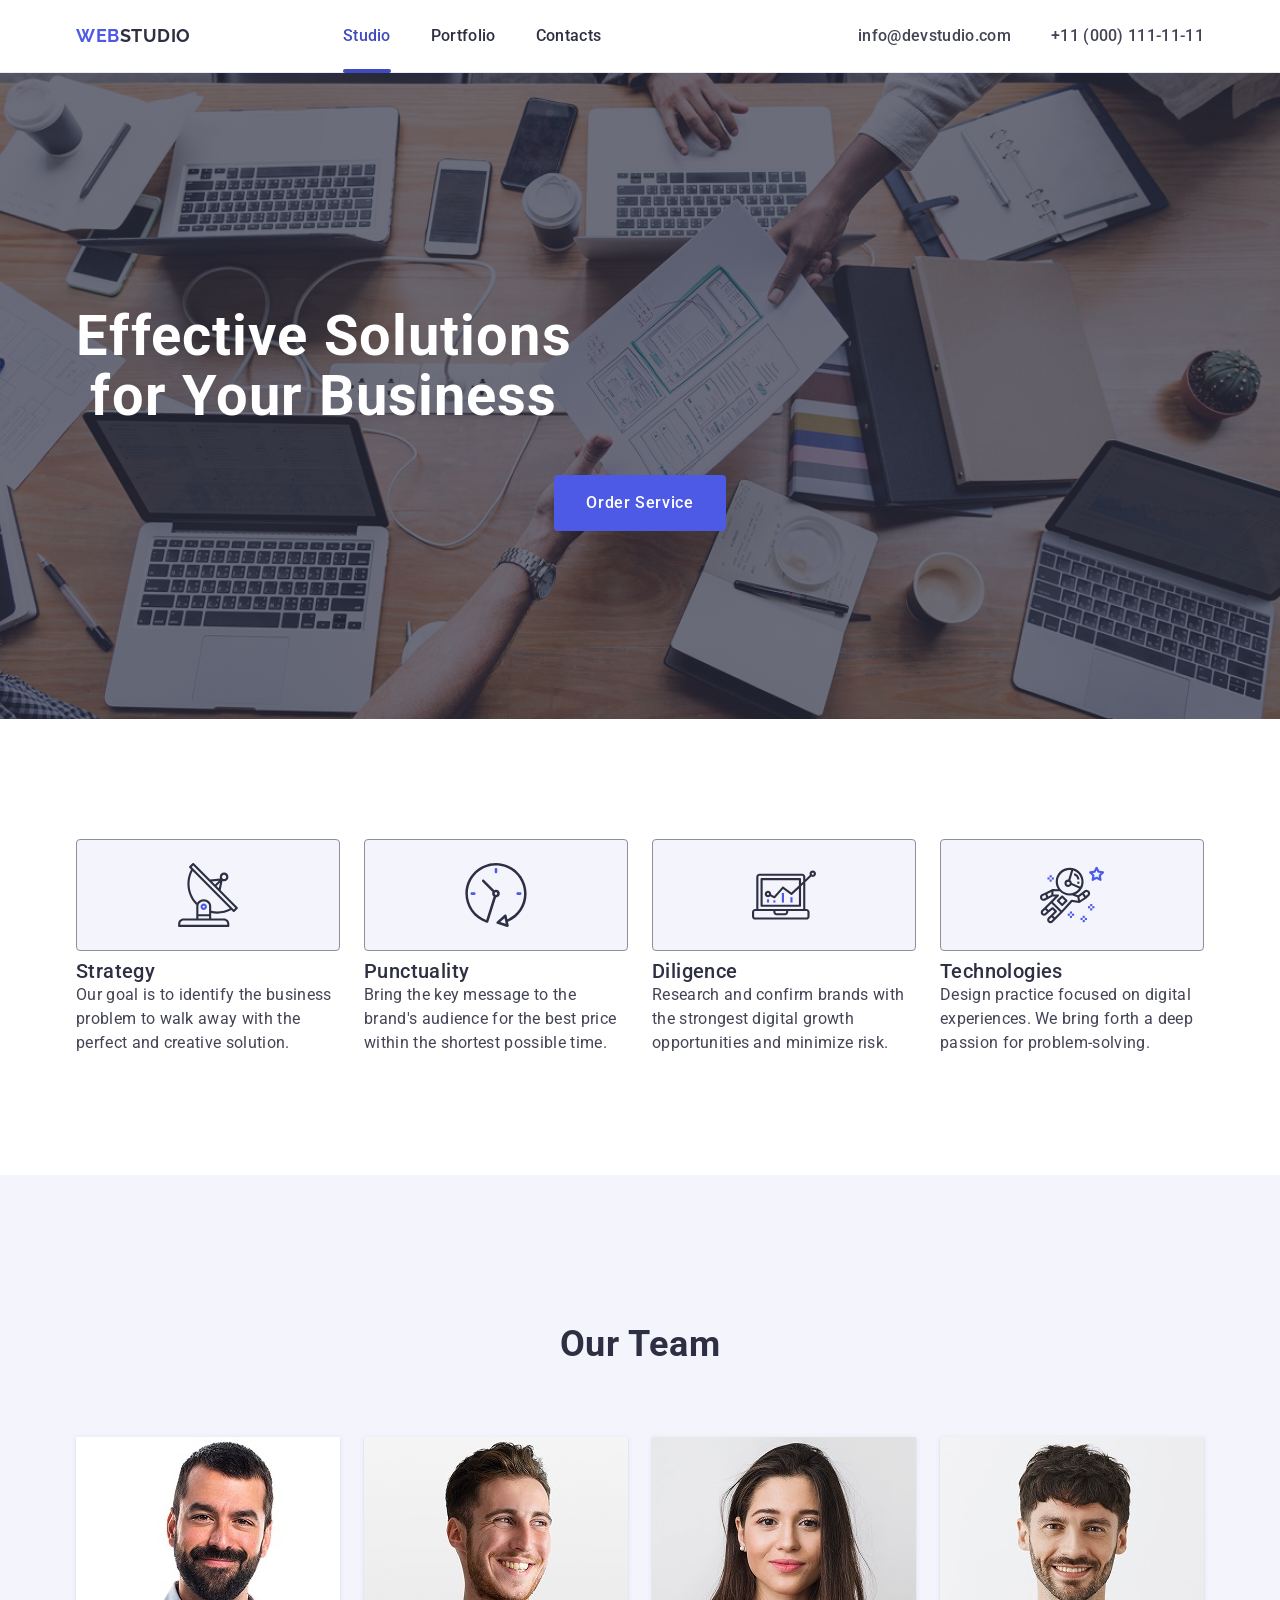
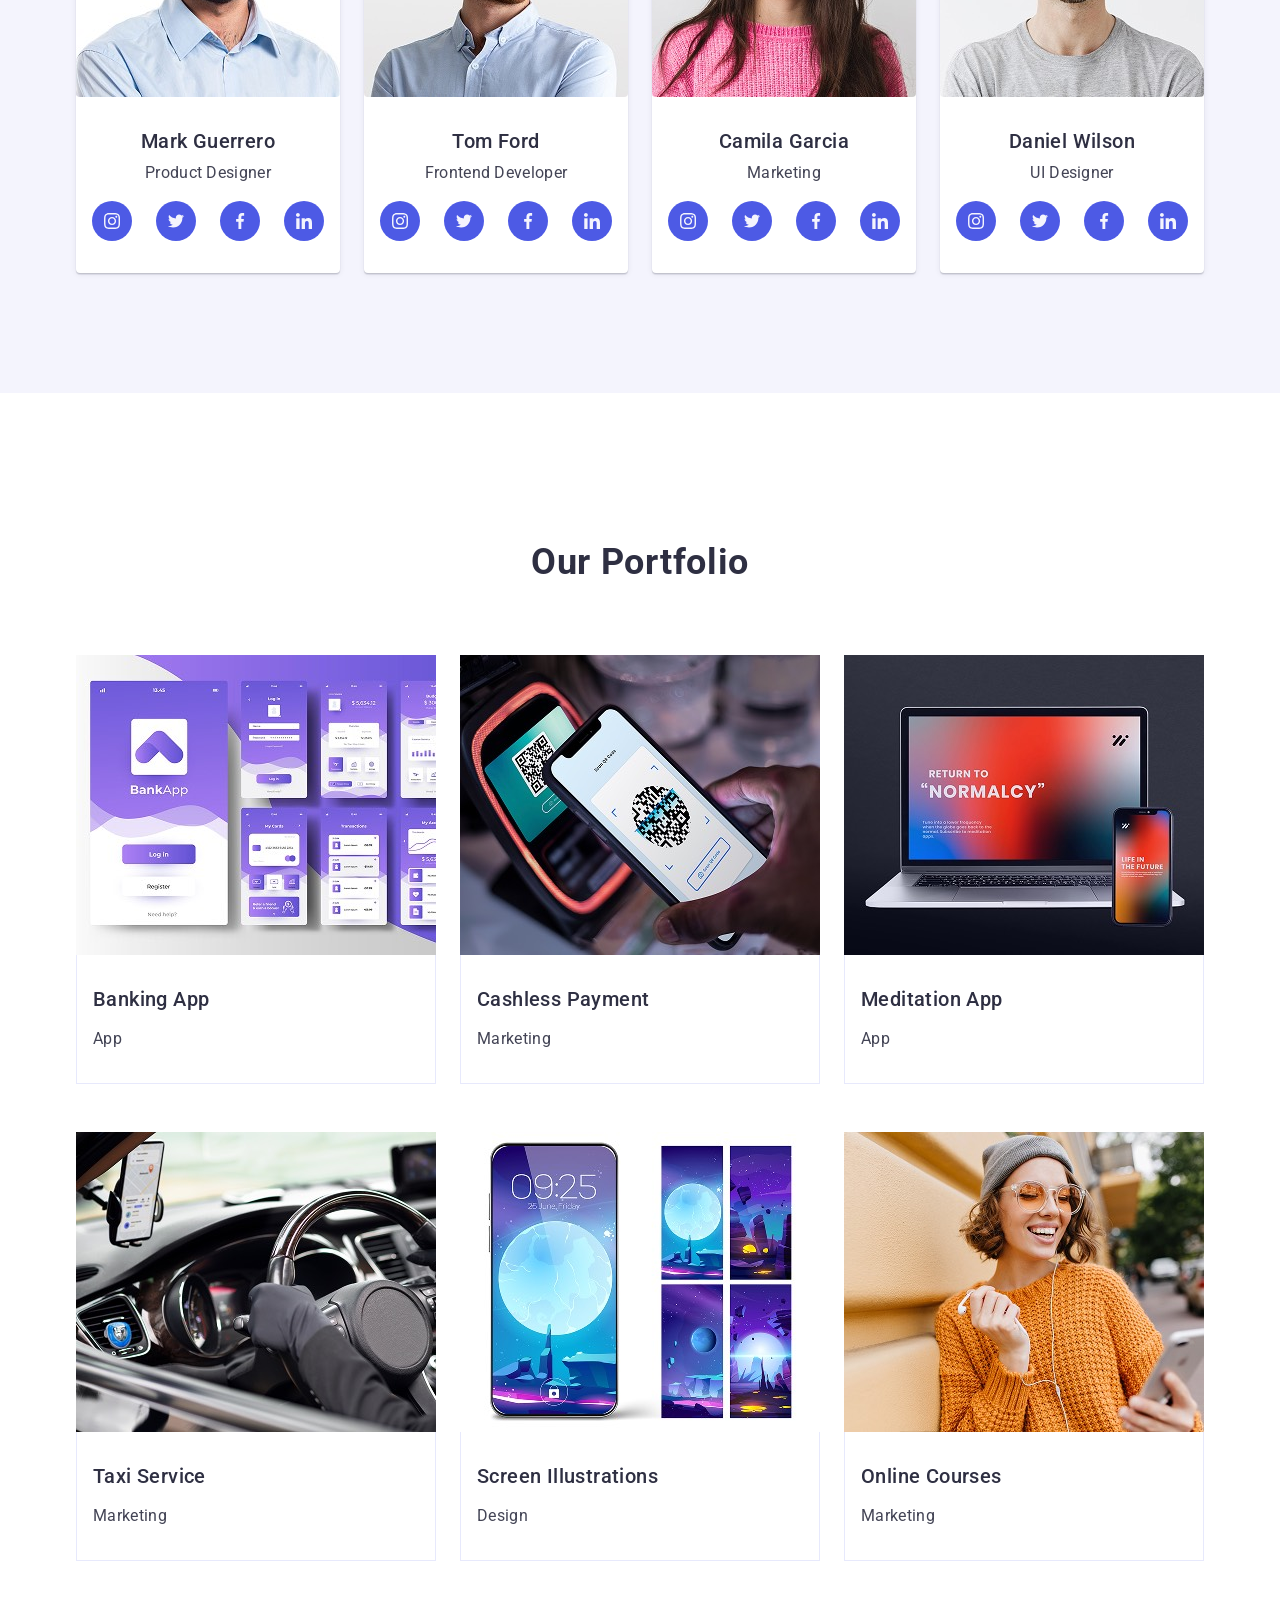
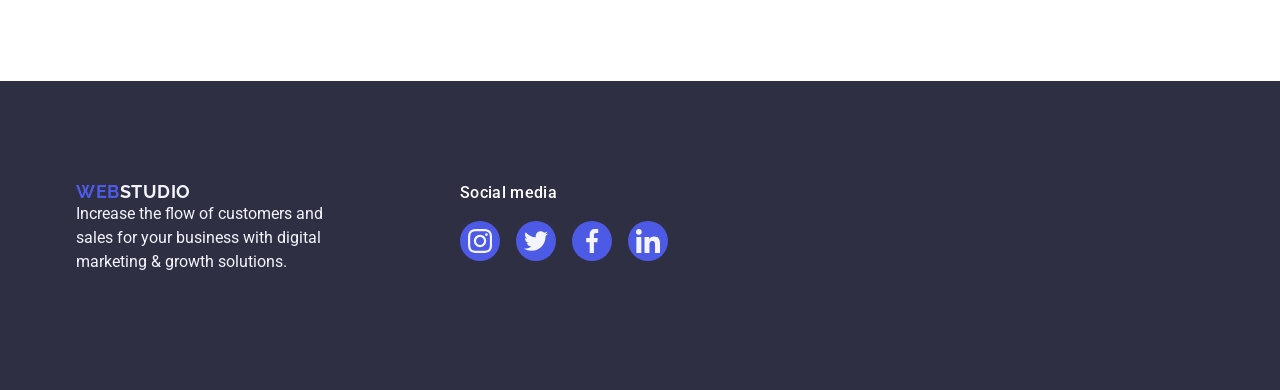
<file: index.html>
<!DOCTYPE html>
<html lang="en">

<head>
    <meta charset="UTF-8">
    <meta name="viewport" content="width=device-width, initial-scale=1.0">
    <title>Web Studio</title>
    <link rel="preconnect" href="https://fonts.googleapis.com">
    <link rel="preconnect" href="https://fonts.gstatic.com" crossorigin>
    <link href="https://fonts.googleapis.com/css2?family=Raleway:wght@700&family=Roboto:wght@400;500;700&display=swap"
        rel="stylesheet">
    <link rel="stylesheet"
        href="https://cdnjs.cloudflare.com/ajax/libs/modern-normalize/2.0.0/modern-normalize.min.css" />
    <link rel="stylesheet" href="./css/styles.css">
</head>

<body>

    <header class="header">
        <div class="container">
            <nav class="nav">
                <a href="./index.html" class="logo">Web<span class="logo-span-dark">Studio</span></a>
                <ul class="nav-list">
                    <li><a href="./index.html" class="nav-link current">Studio</a></li>
                    <li><a href="#" class="nav-link">Portfolio</a></li>
                    <li><a href="#" class="nav-link">Contacts</a></li>
                </ul>
            </nav>
            <address class="contacts">
                <ul class="contacts-list">
                    <li><a href="mailto:info@devstudio.com" class="contacts-link">info@devstudio.com</a></li>
                    <li><a href="tel:+110001111111" class="contacts-link">+11 (000) 111-11-11</a></li>
                </ul>
            </address>
        </div>
    </header>

    <main>
        <!-- HERO -->
        <section class="hero">
            <div class="container">
                <h1 class="hero-title">Effective Solutions<br>for Your Business</h1>
                <button type="button" class="hero-button">Order Service</button>
            </div>
        </section>

        <!-- FEATURES -->
        <section class="features section">
            <div class="container">
                <h2 class="visually-hidden">Features</h2>
                <ul class="features-list">
                    <li class="features-item">
                        <div class="features-icon-box">
                            <svg class="features-icon" width="64" height="64">
                                <use href="./images/icons.svg#icon-antenna"></use>
                            </svg>
                        </div>
                    
                        <h3 class="feature-title">Strategy</h3>
                        <p class="feature-text">
                            Our goal is to identify the business problem to walk away with the perfect
                            and creative solution.
                        </p>
                    </li>
                    <li class="features-item">
                        <div class="features-icon-box">
                            <svg class="features-icon" width="64" height="64">
                                <use href="./images/icons.svg#icon-clock"></use>
                            </svg>
                        </div>
                        <h3 class="feature-title">Punctuality</h3>
                        <p class="feature-text">Bring the key message to the brand's audience for the best price within
                            the
                            shortest possible time.</p>
                    </li>
                    <li class="features-item">
                        <div class="features-icon-box">
                            <svg class="features-icon" width="64" height="64">
                                <use href="./images/icons.svg#icon-diagram"></use>
                            </svg>
                        </div>
                        <h3 class="feature-title">Diligence</h3>
                        <p class="feature-text">Research and confirm brands with the strongest digital growth
                            opportunities
                            and minimize risk.</p>
                    </li>
                    <li class="features-item">
                        <div class="features-icon-box">
                            <svg class="features-icon" width="64" height="64">
                                <use href="./images/icons.svg#icon-astronaut"></use>
                            </svg>
                        </div>
                        <h3 class="feature-title">Technologies</h3>
                        <p class="feature-text">Design practice focused on digital experiences. We bring forth a deep
                            passion for problem-solving.</p>
                    </li>
                </ul>
            </div>
        </section>

        <!-- TEAM -->
    <section class="team section">
        <div class="container">
            <h2 class="section-title">Our Team</h2>
    
            <ul class="team-list">
                <!-- 1 -->
                <li class="team-item">
                    <img src="./images/img.jpg1.jpg" alt="Mark Guerrero" width="264" class="team-image">
    
                    <div class="team-card-content">
                        <h3 class="feature-title">Mark Guerrero</h3>
                        <p class="feature-text">Product Designer</p>
    
                        <ul class="team-social">
                            <li class="team-social-item">
                                <a href="#" class="social-link">
                                    <svg width="16" height="16" class="social-icon">
                                        <use href="./images/icons.svg#icon-instagram"></use>
                                    </svg>
                                </a>
                            </li>
                            <li class="team-social-item">
                                <a href="#" class="social-link">
                                    <svg width="16" height="16" class="social-icon">
                                        <use href="./images/icons.svg#icon-twitter"></use>
                                    </svg>
                                </a>
                            </li>
                            <li class="team-social-item">
                                <a href="#" class="social-link">
                                    <svg width="16" height="16" class="social-icon">
                                        <use href="./images/icons.svg#icon-facebook"></use>
                                    </svg>
                                </a>
                            </li>
                            <li class="team-social-item">
                                <a href="#" class="social-link">
                                    <svg width="16" height="16" class="social-icon">
                                        <use href="./images/icons.svg#icon-linkedin"></use>
                                    </svg>
                                </a>
                            </li>
                        </ul>
                    </div>
                </li>
    
                <!-- 2 -->
                <li class="team-item">
                    <img src="./images/img.jpg2.jpg" alt="Tom Ford" width="264" class="team-image">
    
                    <div class="team-card-content">
                        <h3 class="feature-title">Tom Ford</h3>
                        <p class="feature-text">Frontend Developer</p>
    
                        <ul class="team-social">
                            <li class="team-social-item">
                                <a href="#" class="social-link">
                                    <svg width="16" height="16" class="social-icon">
                                        <use href="./images/icons.svg#icon-instagram"></use>
                                    </svg>
                                </a>
                            </li>
                            <li class="team-social-item">
                                <a href="#" class="social-link">
                                    <svg width="16" height="16" class="social-icon">
                                        <use href="./images/icons.svg#icon-twitter"></use>
                                    </svg>
                                </a>
                            </li>
                            <li class="team-social-item">
                                <a href="#" class="social-link">
                                    <svg width="16" height="16" class="social-icon">
                                        <use href="./images/icons.svg#icon-facebook"></use>
                                    </svg>
                                </a>
                            </li>
                            <li class="team-social-item">
                                <a href="#" class="social-link">
                                    <svg width="16" height="16" class="social-icon">
                                        <use href="./images/icons.svg#icon-linkedin"></use>
                                    </svg>
                                </a>
                            </li>
                        </ul>
                    </div>
                </li>
    
                <!-- 3 -->
                <li class="team-item">
                    <img src="./images/img.jpg3.jpg" alt="Camila Garcia" width="264" class="team-image">
    
                    <div class="team-card-content">
                        <h3 class="feature-title">Camila Garcia</h3>
                        <p class="feature-text">Marketing</p>
    
                        <ul class="team-social">
                            <li class="team-social-item">
                                <a href="#" class="social-link">
                                    <svg width="16" height="16" class="social-icon">
                                        <use href="./images/icons.svg#icon-instagram"></use>
                                    </svg>
                                </a>
                            </li>
                            <li class="team-social-item">
                                <a href="#" class="social-link">
                                    <svg width="16" height="16" class="social-icon">
                                        <use href="./images/icons.svg#icon-twitter"></use>
                                    </svg>
                                </a>
                            </li>
                            <li class="team-social-item">
                                <a href="#" class="social-link">
                                    <svg width="16" height="16" class="social-icon">
                                        <use href="./images/icons.svg#icon-facebook"></use>
                                    </svg>
                                </a>
                            </li>
                            <li class="team-social-item">
                                <a href="#" class="social-link">
                                    <svg width="16" height="16" class="social-icon">
                                        <use href="./images/icons.svg#icon-linkedin"></use>
                                    </svg>
                                </a>
                            </li>
                        </ul>
                    </div>
                </li>
    
                <!-- 4 -->
                <li class="team-item">
                    <img src="./images/img.jpg4.jpg" alt="Daniel Wilson" width="264" class="team-image">
    
                    <div class="team-card-content">
                        <h3 class="feature-title">Daniel Wilson</h3>
                        <p class="feature-text">UI Designer</p>
    
                        <ul class="team-social">
                            <li class="team-social-item">
                                <a href="#" class="social-link">
                                    <svg width="16" height="16" class="social-icon">
                                        <use href="./images/icons.svg#icon-instagram"></use>
                                    </svg>
                                </a>
                            </li>
                            <li class="team-social-item">
                                <a href="#" class="social-link">
                                    <svg width="16" height="16" class="social-icon">
                                        <use href="./images/icons.svg#icon-twitter"></use>
                                    </svg>
                                </a>
                            </li>
                            <li class="team-social-item">
                                <a href="#" class="social-link">
                                    <svg width="16" height="16" class="social-icon">
                                        <use href="./images/icons.svg#icon-facebook"></use>
                                    </svg>
                                </a>
                            </li>
                            <li class="team-social-item">
                                <a href="#" class="social-link">
                                    <svg width="16" height="16" class="social-icon">
                                        <use href="./images/icons.svg#icon-linkedin"></use>
                                    </svg>
                                </a>
                            </li>
                        </ul>
                    </div>
                </li>
    
            </ul>
        </div>
    </section>



        <!-- PORTFOLIO -->
        <section class="portfolio section">
            <div class="container">
                <h2 class="section-title">Our Portfolio</h2>
                <ul class="portfolio-list">
                    
                    <li class="portfolio-item">
                        <div class="portfolio-wrapper">
                            <img src="./images/portfolio1.jpg" alt="Banking App" width="360" height="300">
                            
                                <p class="overlay">
                                    14 Stylish and User-Friendly App Design Concepts · Task Manager App · Calorie Tracker App · Exotic Fruit
                                    Ecommerce App · Cloud Storage App
                                </p>
                            </div>
                        <div class="portfolio-card-content">
                            <h3 class="feature-title">Banking App</h3>
                            <p class="feature-text">App</p>
                        </div>
                    </li>

                    
                    <li class="portfolio-item">
                        <div class="portfolio-wrapper">
                            <img src="./images/portfolio2.jpg" alt="Cashless Payment" width="360" height="300">
                            <p class="overlay">
                                14 Stylish and User-Friendly App Design Concepts · Task Manager App · Calorie Tracker App · Exotic Fruit
                                Ecommerce App · Cloud Storage App
                            </p>
                            </div>
                        <div class="portfolio-card-content">
                            <h3 class="feature-title">Cashless Payment</h3>
                            <p class="feature-text">Marketing</p>
                        </div>
                    </li>

                    <li class="portfolio-item">
                        <div class="portfolio-wrapper">
                            <img src="./images/portfolio3.jpg" alt="Meditation App" width="360" height="300">
                            <p class="overlay">
                                14 Stylish and User-Friendly App Design Concepts · Task Manager App · Calorie Tracker App · Exotic Fruit
                                Ecommerce App · Cloud Storage App
                            </p>
                            </div>
                        <div class="portfolio-card-content">
                            <h3 class="feature-title">Meditation App</h3>
                            <p class="feature-text">App</p>
                        </div>
                    </li>


                    <li class="portfolio-item">
                        <div class="portfolio-wrapper">
                            <img src="./images/portfolio4.jpg" alt="Taxi Service" width="360" height="300">
                            <p class="overlay">
                                    14 Stylish and User-Friendly App Design Concepts · Task Manager App · Calorie Tracker App · Exotic Fruit
                                    Ecommerce App · Cloud Storage App
                                </p>
                            </div>
                        <div class="portfolio-card-content">
                            <h3 class="feature-title">Taxi Service</h3>
                            <p class="feature-text">Marketing</p>
                        </div>
                    </li>
                    
                    <li class="portfolio-item">
                        <div class="portfolio-wrapper">
                            <img src="./images/portfolio5.jpg" alt="Screen Illustrations" width="360" height="300">
                            <p class="overlay">
                                    14 Stylish and User-Friendly App Design Concepts · Task Manager App · Calorie Tracker App · Exotic Fruit
                                    Ecommerce App · Cloud Storage App
                                </p>
                            </div>
                        <div class="portfolio-card-content">
                            <h3 class="feature-title">Screen Illustrations</h3>
                            <p class="feature-text">Design</p>
                        </div>
                    </li>

                    <li class="portfolio-item">
                        <div class="portfolio-wrapper">
                            <img src="./images/portfolio6.jpg" alt="Online Courses" width="360" height="300">
                            <p class="overlay">
                                14 Stylish and User-Friendly App Design Concepts · Task Manager App · Calorie Tracker App · Exotic Fruit
                                Ecommerce App · Cloud Storage App
                            </p>
                            </div>
                        <div class="portfolio-card-content">
                            <h3 class="feature-title">Online Courses</h3>
                            <p class="feature-text">Marketing</p>
                        </div>
                    </li>
                </ul>
            </div>
        </section>
    </main>

<footer class="footer">
    <div class="container footer-container"> <!-- Left block -->
        <div class="footer-left"> <a href="./index.html" class="footer-logo"> Web<span
                    class="footer-logo-span">Studio</span> </a>
            <p class="footer-text"> Increase the flow of customers and sales for your business with digital marketing &
                growth solutions. </p>
        </div> <!-- Right block -->
        <div class="footer-right">
            <p class="footer-social-title">Social media</p>
            <ul class="footer-social-list">
                <li class="footer-social-item"> <a href="#" class="footer-social-link"> <svg class="footer-social-icon"
                            width="24" height="24">
                            <use href="./images/icons.svg#icon-instagram"></use>
                        </svg> </a> </li>
                <li class="footer-social-item"> <a href="#" class="footer-social-link"> <svg class="footer-social-icon"
                            width="24" height="24">
                            <use href="./images/icons.svg#icon-twitter"></use>
                        </svg> </a> </li>
                <li class="footer-social-item"> <a href="#" class="footer-social-link"> <svg class="footer-social-icon"
                            width="24" height="24">
                            <use href="./images/icons.svg#icon-facebook"></use>
                        </svg> </a> </li>
                <li class="footer-social-item"> <a href="#" class="footer-social-link"> <svg class="footer-social-icon"
                            width="24" height="24">
                            <use href="./images/icons.svg#icon-linkedin"></use>
                        </svg> </a> </li>
            </ul>
        </div>
    </div>
</footer>

</body>

</html>
</file>
<file: css/styles.css>
body {
    font-family: "Roboto", sans-serif;
    color: #434455;
    background-color: #ffffff;
}
p{
    margin: 0;
}

img {
    display: block;
}

/* ПАТТЕРН ДЛЯ ПРИХОВАННЯ */
.visually-hidden {
    position: absolute;
    width: 1px;
    height: 1px;
    margin: -1px;
    border: 0;
    padding: 0;
    white-space: nowrap;
    clip: rect(0 0 0 0);
    clip-path: inset(100%);
    overflow: hidden;
}

/* CONTAINER */
.container {
    max-width: 1158px;
    padding-left: 15px;
    padding-right: 15px;
    margin-left: auto;
    margin-right: auto;
}

/* HEADER */
.header {
    background-color: #ffffff;
    border-bottom: 1px solid #e7e9fc;
    box-shadow: 0 2px 1px 0 rgba(46, 47, 66, 0.08), 0 1px 1px 0 rgba(46, 47, 66, 0.16), 0 1px 6px 0 rgba(46, 47, 66, 0.08);
}

.header .container {
    display: flex;
    align-items: center;
}

.header .logo {
    margin-right: 76px;
}

/* Лого з меню */
.nav {
    display: flex;
    align-items: center;
    gap: 76px;
}

/* Меню */
.nav-list {
    display: flex;
    gap: 40px;
    list-style: none;
    margin: 0;
    padding: 0;
}

/* Контакти праворуч */
.contacts {
    margin-left: auto;
}

.contacts-list {
    display: flex;
    gap: 40px;
    list-style: none;
    margin: 0;
    padding: 0;
}

/* Посилання */
.nav-link,
.contacts-link {
    display: inline-block;
    padding: 24px 0;
    font-weight: 500;
    font-size: 16px;
    color: #2e2f42;
}

.contacts-link {
    color: #434455;
}

.nav-link:hover,
.nav-link:focus,
.contacts-link:hover,
.contacts-link:focus,
.nav-link.current {
    color: #404bbf;
}

/* FOOTER */
.footer {
    background-color: #2e2f42;
    padding: 100px 0;
}

.footer-container {
    display: flex;
    align-items: baseline;
}

/* LEFT BLOCK */
.footer-left {
    margin-right: 120px;
}

.footer-logo {
    font-family: "Raleway", sans-serif;
    font-weight: 700;
    font-size: 18px;
    line-height: 1.17;
    letter-spacing: 0.03em;
    text-transform: uppercase;
    color: #4d5ae5;
    text-decoration: none;
    display: inline-block;
    
}

.footer-logo-span {
    color: #f4f4fd;
}

.footer-text {
    font-size: 16px;
    line-height: 1.5;
    color: #f4f4fd;
    max-width: 264px;
    margin-bottom: 16px;
}

/* RIGHT BLOCK */
.footer-social-title {
    font-size: 16px;
    font-weight: 500;
    line-height: 1.5;
    letter-spacing: 0.02em;
    color: #ffffff;
    margin-bottom: 16px;
}

.footer-social-list {
    display: flex;
    gap: 16px;
    list-style: none;
    padding: 0;
    margin: 0;
  
}

.footer-social-item {
    width: 40px;
    height: 40px;
}

.footer-social-link {
    width: 100%;
    height: 100%;
    background-color: #4d5ae5;
    border-radius: 50%;
    display: flex;
    align-items: center;
    justify-content: center;
    transition: background-color 250ms cubic-bezier(0.4, 0, 0.2, 1);
}

.footer-social-link:hover,
.footer-social-link:focus {
    background-color: #31d0aa;
}

.footer-social-icon {
    fill: #f4f4fd;
}

/* LOGO */
.logo {
    font-family: "Raleway", sans-serif;
    font-weight: 700;
    font-size: 18px;
    line-height: 1.17;
    letter-spacing: 0.03em;
    text-transform: uppercase;
    color: #4d5ae5;
    text-decoration: none;
}

.logo-span-dark {
    color: #2e2f42;
}

.logo-span-light {
    color: #f4f4fd;
}

/* NAV */
.nav-link {
    font-weight: 500;
    font-size: 16px;
    line-height: 1.5;
    letter-spacing: 0.02em;
    color: #2e2f42;
    text-decoration: none;
    transition: color 250ms cubic-bezier(0.4, 0, 0.2, 1);
}

.nav-link.current {
    position: relative;
}

.nav-link.current::after {
    content: '';
    position: absolute;
    left: 0;
    bottom: -1px;
    width: 100%;
    height: 4px;
    border-radius: 2px;
    background-color: #404BBF;
}

/* CONTACTS */
.contacts {
    font-style: normal;
}

.contacts-link {
    font-size: 16px;
    line-height: 1.5;
    letter-spacing: 0.02em;
    color: #434455;
    text-decoration: none;
    transition: color 250ms cubic-bezier(0.4, 0, 0.2, 1);
}

.contacts-link:hover,
.contacts-link:focus {
    color: #404bbf;
}

/* SECTION TITLES */
.section-title {
    font-size: 36px;
    line-height: 1.11;
    text-align: center;
    letter-spacing: 0.02em;
    text-transform: capitalize;
    color: #2e2f42;
}

/* TEAM */
.team {
    background-color: #f4f4fd;
}

.team-item {
    background-color: #ffffff;
}

/* HERO SECTION */
.hero {
    background-color: #2e2f42;
    max-width: 1440px;
    /* ✔️ обмеження фону */
    margin: 0 auto;
    /* ✔️ по центру */
    padding: 188px 0;
    background-image: linear-gradient(rgba(46, 47, 66, 0.7), rgba(46, 47, 66, 0.7)), url("../images/hero-bg.jpg/herobg.jpg");
    background-repeat: no-repeat;
    background-position: center;
    background-size: cover;
    text-align: center;
}

.hero-title {
    font-size: 56px;
    line-height: 1.07;
    letter-spacing: 0.02em;
    color: #ffffff;
    margin-bottom: 48px;
    max-width: 496px;
}

.hero-button {
    display: block;
    height: 56px;
    min-width: 169px;
    border-radius: 4px;
    margin-left: auto;
    margin-right: auto;
    align-items: flex-start;
    gap: 10px;
    padding: 16px 32px;
    background-color: #4d5ae5;
    color: #ffffff;
    font-family: "Roboto", sans-serif;
    font-weight: 500;
    font-size: 16px;
    line-height: 1.5;
    letter-spacing: 0.04em;
    border: none;
    cursor: pointer;
    /*transition: background-color 0.3s ease; ??????*/
    transition: background-color 250ms cubic-bezier(0.4, 0, 0.2, 1);
}

.hero-button:hover,
.hero-button:focus {
    background-color: #404bbf;
}

/* FEATURES SECTION */
.features.section {
    padding-top: 120px;
    padding-bottom: 120px;
}

.features-list {
    display: flex;
    flex-wrap: wrap;
    gap: 24px;
    list-style: none;
    margin: 0;
    padding: 0;
}

/* .features-list .features-item:first-child { width: calc((100% - 72px)/4); } .features-item { flex: 1 1 calc((100% - 90px)/4); box-sizing: border-box; } */
.feature-title {
    font-weight: 500;
    font-size: 20px;
    line-height: 1.2;
    letter-spacing: 0.02em;
    color: #2e2f42;
    margin-bottom: 8px;
}

.feature-text {
    font-size: 16px;
    line-height: 1.5;
    letter-spacing: 0.02em;
    color: #434455;
}

.features-icon-box {
    width: 264px;
    height: 112px;
    display: flex;
    align-items: center;
    justify-content: center;
    margin-bottom: 8px;
    border-radius: 4px;
    border: 1px solid #8e8f99;
    background-color: #f4f4fd;
}

.features-icon {
    width: 64px;
    height: 64px;
    fill: currentColor;
}

.features-item {
    width: 264px;
}

/* TEAM SECTION */
.team.section {
    padding-top: 120px;
    padding-bottom: 120px;
    text-align: center;
    background-color: #f4f4fd;
}

.team .section-title {
    margin-bottom: 72px;
    /* від заголовка до карток */
}

/* Список командних карток */
.team-list {
    display: flex;
    flex-wrap: wrap;
    gap: 24px;
    /* відстань між картками */
    justify-content: center;
    list-style: none;
    margin: 0;
    padding: 0;
}

/* Окрема картка */
.team-item {
    display: inline-flex;
    flex-direction: column;
    justify-content: center;
    align-items: center;
    /* відстань до низу картки */
    background-color: #ffffff;
    border-radius: 0 0 4px 4px;
    box-sizing: border-box;
    box-shadow: 0px 2px 1px rgba(46, 47, 66, 0.08), 0px 1px 1px rgba(46, 47, 66, 0.16), 0px 1px 6px rgba(46, 47, 66, 0.08);
}

/* Фото */
.team-item img {
    display: block;
    width: 100%;
    border-radius: 0 0 4px 4px;
}

/* Контейнер тексту */
.team-card-content {
    display: flex;
    flex-direction: column;
    gap: 8px;
    /* від заголовка до тексту і тексту до іконок */
    text-align: center;
}

/* Заголовок картки */
.feature-title {
    font-size: 20px;
    font-weight: 500;
    line-height: 1.2;
    letter-spacing: 0.02em;
    color: #2e2f42;
    margin: 0;
}

/* Текст картки */
.feature-text {
    font-size: 16px;
    line-height: 1.5;
    color: #434455;
    margin: 0;
}

/* Соціальні іконки */
.team-social {
    display: flex;
    justify-content: center;
    gap: 24px;
    /* відстань між кружечками */
}

/* Кружечки з іконками */
.icon-circle {
    width: 40px;
    height: 40px;
    background-color: #4D5AE5;
    display: flex;
    justify-content: center;
    align-items: center;
    border-radius: 50%;
    transition: background-color 250ms cubic-bezier(0.4, 0, 0.2, 1);
}

.icon-circle svg {
    width: 16px;
    height: 16px;
    fill: #F4F4FD;
    transition: fill 250ms cubic-bezier(0.4, 0, 0.2, 1);
}

.social-icon:hover .icon-circle,
.social-icon:focus .icon-circle {
    background-color: #404BBF;
}

/*.social-icon:hover .icon-circle svg { fill: #F4F4FD; } /* колір іконки при ховері */
/* PORTFOLIO SECTION */
.portfolio.section {
    padding-top: 120px;
    padding-bottom: 120px;
    text-align: center;
}

.portfolio.section .section-title {
    margin-bottom: 72px;
}

/* Список карток */
.portfolio-list {
    display: flex;
    flex-wrap: wrap;
    gap: 48px 24px;
    list-style: none;
    margin: 0;
    padding: 0;
    justify-content: flex-start;
}

/* Картка */
.portfolio-item {
    flex: 0 0 calc((100% - 48px) / 3);
    box-sizing: border-box;
    background-color: #ffffff;
    display: flex;
    flex-direction: column;
    transition: box-shadow 250ms cubic-bezier(0.4, 0, 0.2, 1);
}

.portfolio-item:hover {
    box-shadow: 0px 2px 1px rgba(46, 47, 66, 0.08), 0px 1px 1px rgba(46, 47, 66, 0.16), 0px 1px 6px rgba(46, 47, 66, 0.08);
}

/* Картинка всередині картки */
.portfolio-item img {
    width: 360px;
    height: 300px;
    display: block;
    flex-shrink: 0;
}

/* Контент під картинкою */
.portfolio-card-content {
    display: flex;
    flex-direction: column;
    justify-content: center;
    align-items: flex-start;
    padding: 32px 16px;
    gap: 8px;
    border-left: 1px solid #E7E9FC;
    border-right: 1px solid #E7E9FC;
    border-bottom: 1px solid #E7E9FC;
    background-color: white;
}

.portfolio-item .feature-title {
    margin-bottom: 8px;
}

.portfolio-item .feature-text {
    margin: 0;
    font-size: 16px;
    line-height: 1.5;
    color: #434455;
}

/* Обгортка картинки для overlay */
.portfolio-wrapper {
    position: relative;
    overflow: hidden;
}

/* Overlay поверх картинки */
.overlay {
    position: absolute;
    top: 0;
    left: 0;
    width: 100%;
    height: 100%;
    margin: 0;
    padding: 40px 32px;
    background-color: #4D5AE5;
    color: #F4F4FD;
    font-size: 16px;
    line-height: 1.5;
    letter-spacing: 0.02em;
    transform: translateY(100%);
    transition: transform 250ms cubic-bezier(0.4, 0, 0.2, 1);
}

/* Внутрішній текст overlay .overlay-text { padding: 40px 32px; color: #F4F4FD; font-size: 16px; line-height: 1.5; letter-spacing: 0.02em; } */
/* Hover на картці - overlay виїжджає */
.portfolio-item:hover .overlay {
    transform: translateY(0);
}

/* .footer a.logo { display: inline-block; margin-bottom: 16px; } */
/* ======================== */
/* ======================= */
/* TEAM SECTION */
.team.section {
    padding-top: 120px;
    padding-bottom: 120px;
    text-align: center;
}

.team .section-title {
    margin-bottom: 72px;
}

.team-list {
    display: flex;
    flex-wrap: wrap;
    gap: 24px;
    list-style: none;
    margin: 0;
    padding: 0;
    justify-content: center;
}

.team-item {
    flex: 1 1 calc((100% - 72px)/4);
    box-sizing: border-box;
    background-color: #ffffff;
    text-align: center;
    border-radius: 0 0 4px 4px;
    box-shadow: 0px 1px 6px rgba(46, 47, 66, 0.08), 0px 1px 1px rgba(46, 47, 66, 0.16), 0px 2px 1px rgba(46, 47, 66, 0.08);
}

.team-card-content {
    padding-top: 32px;
    /* від фото до тексту */
    padding-bottom: 32px;
    /* від соцмереж до низу картки */
}

/* Контейнер для іконок соцмереж */
.team-social {
    display: flex;
    justify-content: center;
    gap: 24px;
    margin-top: 8px;
    /* від тексту до іконок */
    padding: 0;
    list-style: none;
}

/* Кружечки з іконками */
.social-link {
    width: 40px;
    height: 40px;
    background-color: #4D5AE5;
    display: flex;
    justify-content: center;
    align-items: center;
    border-radius: 50%;
    transition: background-color 250ms cubic-bezier(0.4, 0, 0.2, 1);
}

/* Hover/focus для кружечків */
.social-link:hover,
.social-link:focus {
    background-color: #404BBF;
}

/* Іконки всередині кружечків */
.social-icon {
    width: 16px;
    height: 16px;
    fill: #F4F4FD;
    transition: fill 250ms cubic-bezier(0.4, 0, 0.2, 1);
}
.footer-social-title {
    font-size: 16px;
    font-weight: 500;
    line-height: 1.5;
    letter-spacing: 0.02em;
    color: #ffffff;
    margin-bottom: 16px;
}
</file>
